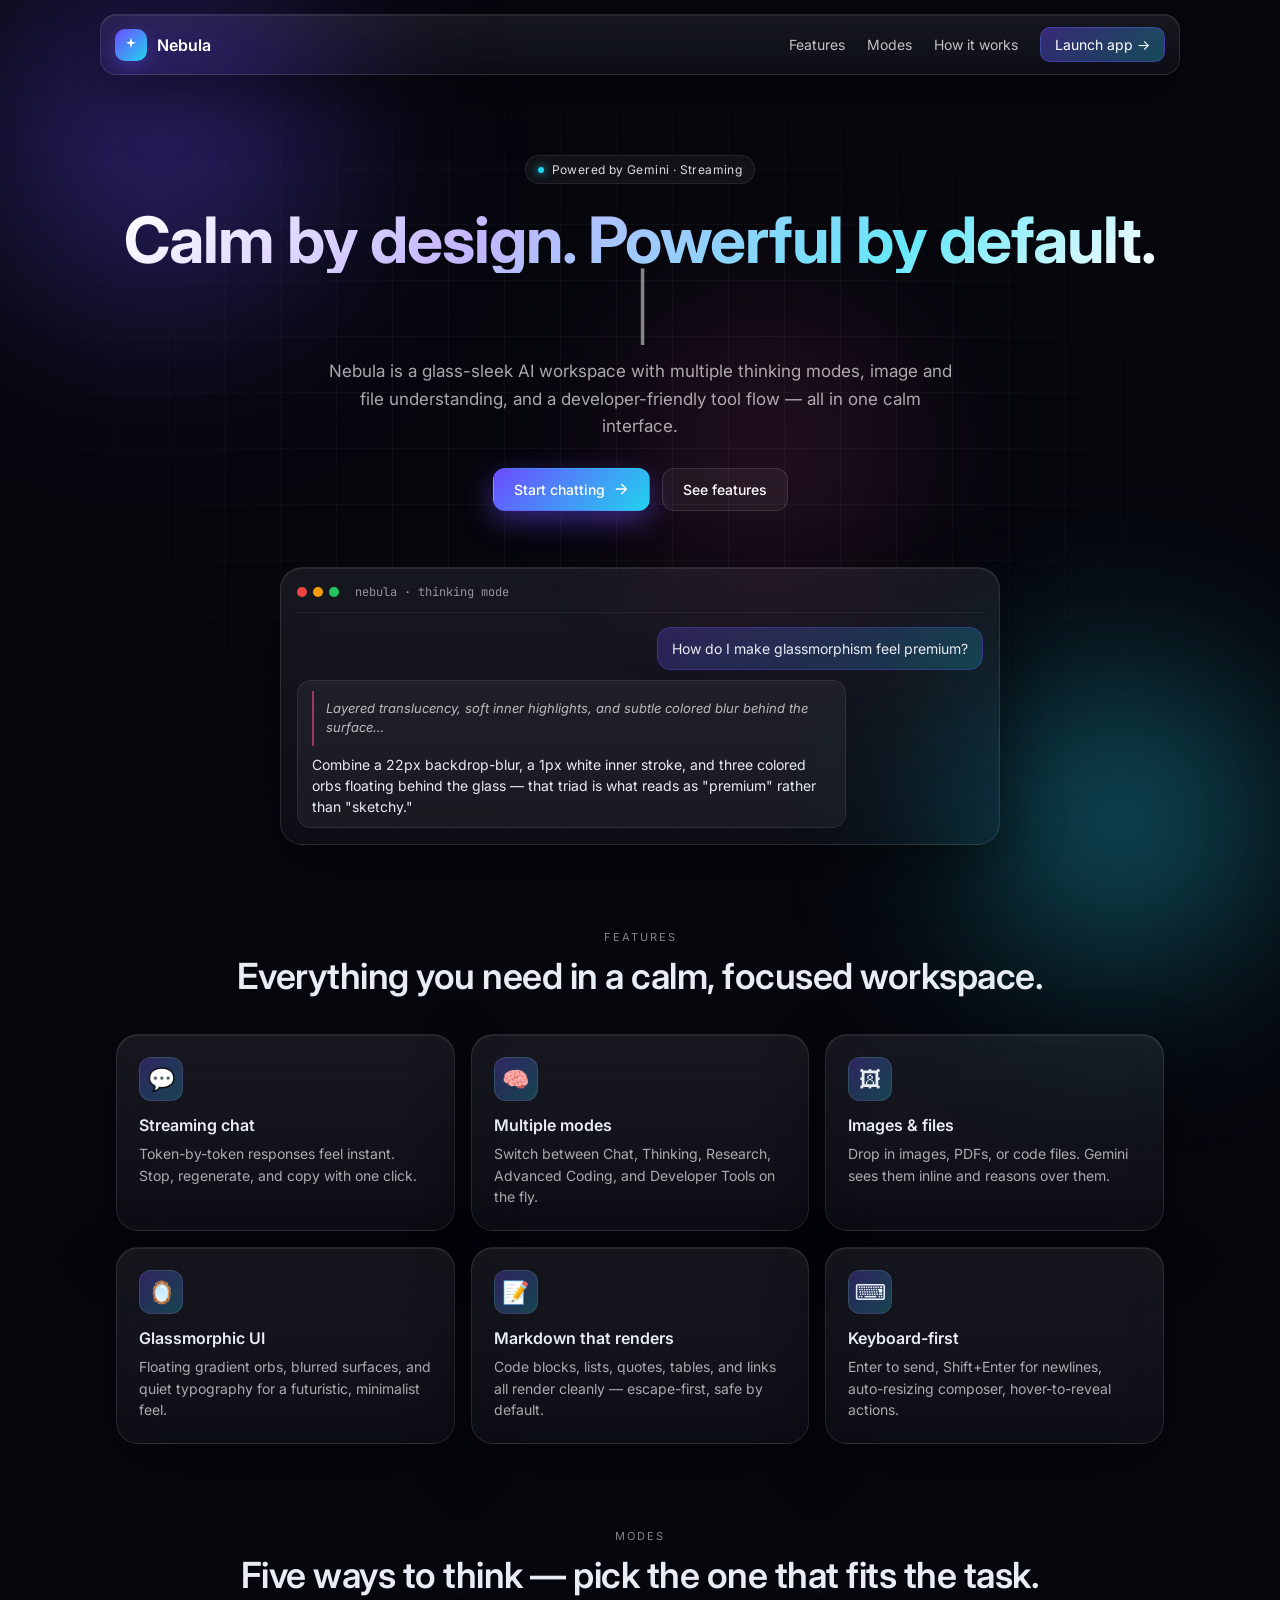
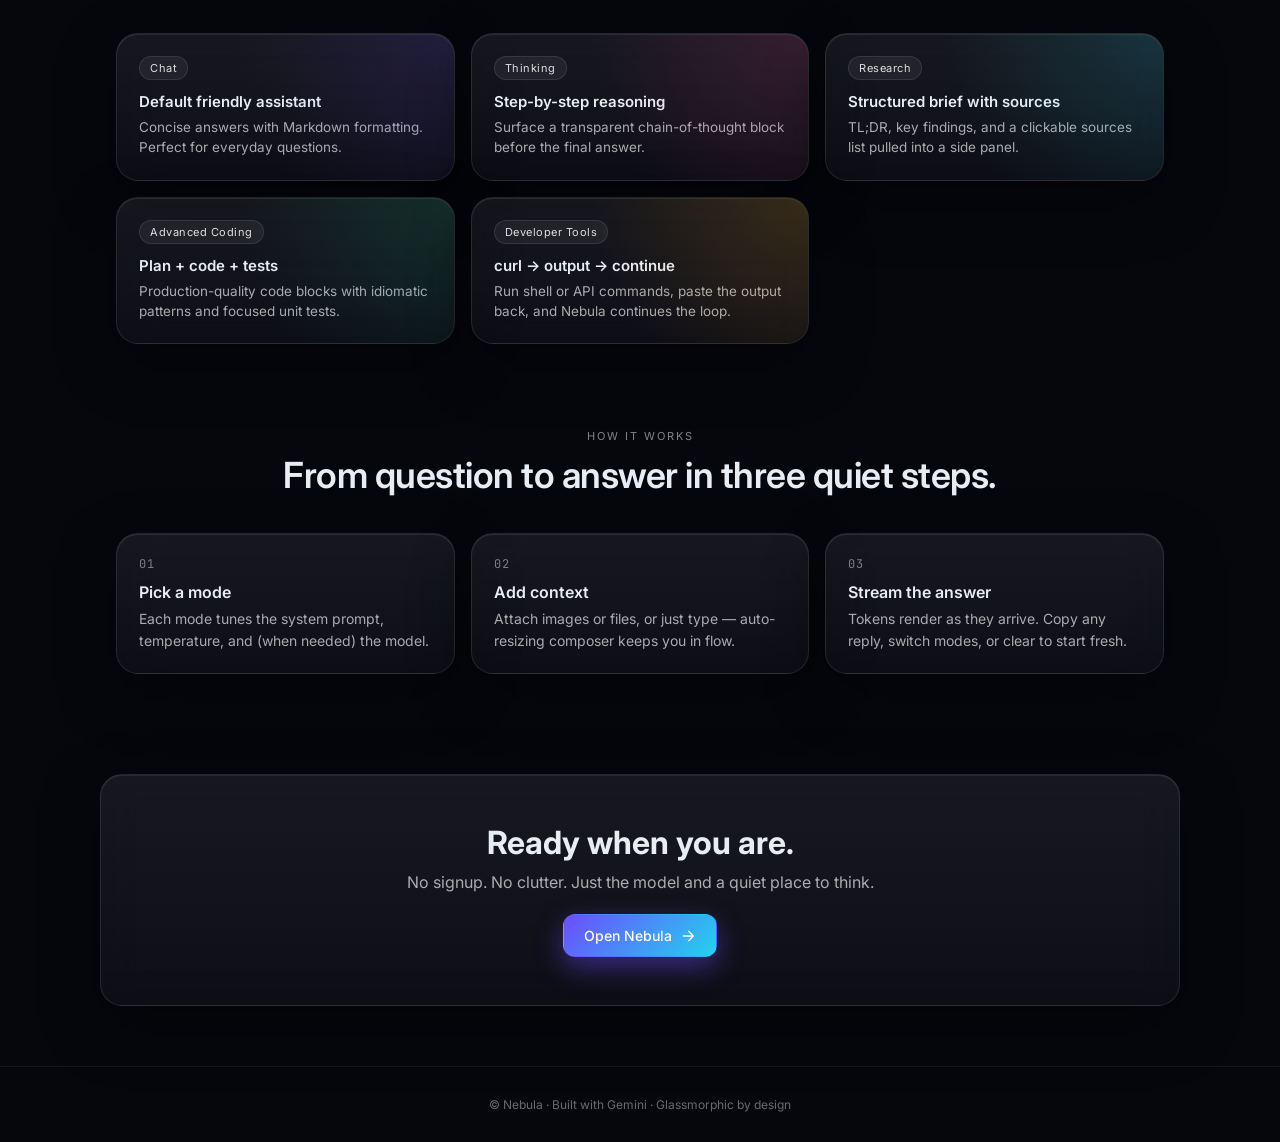
<file: index.html>
<!DOCTYPE html>
<html lang="en">
<head>
  <meta charset="UTF-8" />
  <meta name="viewport" content="width=device-width, initial-scale=1.0" />
  <title>Nebula — AI that thinks alongside you</title>
  <link rel="preconnect" href="https://fonts.googleapis.com" />
  <link rel="preconnect" href="https://fonts.gstatic.com" crossorigin />
  <link href="https://fonts.googleapis.com/css2?family=Inter:wght@300;400;500;600;700;800&family=JetBrains+Mono:wght@400;500&display=swap" rel="stylesheet" />
  <link rel="stylesheet" href="landing.css" />
</head>
<body>
  <div class="bg-orb orb-1"></div>
  <div class="bg-orb orb-2"></div>
  <div class="bg-orb orb-3"></div>
  <div class="bg-grid"></div>

  <header class="nav glass">
    <a class="brand" href="index.html">
      <div class="brand-mark">
        <svg viewBox="0 0 24 24" fill="currentColor"><path d="M12 2L13.5 7.5L19 9L13.5 10.5L12 16L10.5 10.5L5 9L10.5 7.5L12 2Z"/></svg>
      </div>
      <span>Nebula</span>
    </a>
    <nav class="nav-links">
      <a href="#features">Features</a>
      <a href="#modes">Modes</a>
      <a href="#how">How it works</a>
      <a class="nav-cta" href="chat.html">Launch app →</a>
    </nav>
  </header>

  <main>
    <!-- HERO -->
    <section class="hero">
      <div class="hero-tag glass-inner">
        <span class="dot"></span> Powered by Gemini · Streaming
      </div>
      <h1 class="hero-title">
        <span class="slogan" id="slogan">Think clearer. Create faster.</span>
        <span class="hero-cursor" aria-hidden="true">|</span>
      </h1>
      <p class="hero-sub">
        Nebula is a glass-sleek AI workspace with multiple thinking modes, image and file understanding, and a developer-friendly tool flow — all in one calm interface.
      </p>
      <div class="hero-cta">
        <a class="btn primary" href="chat.html">
          Start chatting
          <svg viewBox="0 0 24 24" fill="none" stroke="currentColor" stroke-width="2" stroke-linecap="round" stroke-linejoin="round"><path d="M5 12h14M13 5l7 7-7 7"/></svg>
        </a>
        <a class="btn ghost" href="#features">See features</a>
      </div>

      <!-- Floating preview card -->
      <div class="preview glass">
        <div class="preview-head">
          <span class="dot r"></span><span class="dot y"></span><span class="dot g"></span>
          <span class="preview-title">nebula · thinking mode</span>
        </div>
        <div class="preview-body">
          <div class="pmsg user">How do I make glassmorphism feel premium?</div>
          <div class="pmsg bot">
            <div class="pthink">Layered translucency, soft inner highlights, and subtle colored blur behind the surface…</div>
            Combine a 22px backdrop-blur, a 1px white inner stroke, and three colored orbs floating behind the glass — that triad is what reads as "premium" rather than "sketchy."
          </div>
        </div>
      </div>
    </section>

    <!-- FEATURES -->
    <section id="features" class="section">
      <header class="section-head">
        <span class="kicker">Features</span>
        <h2>Everything you need in a calm, focused workspace.</h2>
      </header>
      <div class="grid features">
        <article class="card glass">
          <div class="card-icon">💬</div>
          <h3>Streaming chat</h3>
          <p>Token-by-token responses feel instant. Stop, regenerate, and copy with one click.</p>
        </article>
        <article class="card glass">
          <div class="card-icon">🧠</div>
          <h3>Multiple modes</h3>
          <p>Switch between Chat, Thinking, Research, Advanced Coding, and Developer Tools on the fly.</p>
        </article>
        <article class="card glass">
          <div class="card-icon">🖼</div>
          <h3>Images &amp; files</h3>
          <p>Drop in images, PDFs, or code files. Gemini sees them inline and reasons over them.</p>
        </article>
        <article class="card glass">
          <div class="card-icon">🪞</div>
          <h3>Glassmorphic UI</h3>
          <p>Floating gradient orbs, blurred surfaces, and quiet typography for a futuristic, minimalist feel.</p>
        </article>
        <article class="card glass">
          <div class="card-icon">📝</div>
          <h3>Markdown that renders</h3>
          <p>Code blocks, lists, quotes, tables, and links all render cleanly — escape-first, safe by default.</p>
        </article>
        <article class="card glass">
          <div class="card-icon">⌨</div>
          <h3>Keyboard-first</h3>
          <p>Enter to send, Shift+Enter for newlines, auto-resizing composer, hover-to-reveal actions.</p>
        </article>
      </div>
    </section>

    <!-- MODES -->
    <section id="modes" class="section">
      <header class="section-head">
        <span class="kicker">Modes</span>
        <h2>Five ways to think — pick the one that fits the task.</h2>
      </header>
      <div class="grid modes">
        <article class="mode-card glass" data-mode="chat">
          <span class="mode-chip">Chat</span>
          <h3>Default friendly assistant</h3>
          <p>Concise answers with Markdown formatting. Perfect for everyday questions.</p>
        </article>
        <article class="mode-card glass" data-mode="thinking">
          <span class="mode-chip">Thinking</span>
          <h3>Step-by-step reasoning</h3>
          <p>Surface a transparent chain-of-thought block before the final answer.</p>
        </article>
        <article class="mode-card glass" data-mode="research">
          <span class="mode-chip">Research</span>
          <h3>Structured brief with sources</h3>
          <p>TL;DR, key findings, and a clickable sources list pulled into a side panel.</p>
        </article>
        <article class="mode-card glass" data-mode="coding">
          <span class="mode-chip">Advanced Coding</span>
          <h3>Plan + code + tests</h3>
          <p>Production-quality code blocks with idiomatic patterns and focused unit tests.</p>
        </article>
        <article class="mode-card glass" data-mode="devtools">
          <span class="mode-chip">Developer Tools</span>
          <h3>curl → output → continue</h3>
          <p>Run shell or API commands, paste the output back, and Nebula continues the loop.</p>
        </article>
      </div>
    </section>

    <!-- HOW IT WORKS -->
    <section id="how" class="section">
      <header class="section-head">
        <span class="kicker">How it works</span>
        <h2>From question to answer in three quiet steps.</h2>
      </header>
      <ol class="steps">
        <li class="glass">
          <span class="step-num">01</span>
          <h3>Pick a mode</h3>
          <p>Each mode tunes the system prompt, temperature, and (when needed) the model.</p>
        </li>
        <li class="glass">
          <span class="step-num">02</span>
          <h3>Add context</h3>
          <p>Attach images or files, or just type — auto-resizing composer keeps you in flow.</p>
        </li>
        <li class="glass">
          <span class="step-num">03</span>
          <h3>Stream the answer</h3>
          <p>Tokens render as they arrive. Copy any reply, switch modes, or clear to start fresh.</p>
        </li>
      </ol>
    </section>

    <!-- CTA -->
    <section class="cta-band glass">
      <h2>Ready when you are.</h2>
      <p>No signup. No clutter. Just the model and a quiet place to think.</p>
      <a class="btn primary" href="chat.html">
        Open Nebula
        <svg viewBox="0 0 24 24" fill="none" stroke="currentColor" stroke-width="2" stroke-linecap="round" stroke-linejoin="round"><path d="M5 12h14M13 5l7 7-7 7"/></svg>
      </a>
    </section>
  </main>

  <footer class="foot">
    <span>© Nebula · Built with Gemini · Glassmorphic by design</span>
  </footer>

  <script src="landing.js"></script>
</body>
</html>
</file>
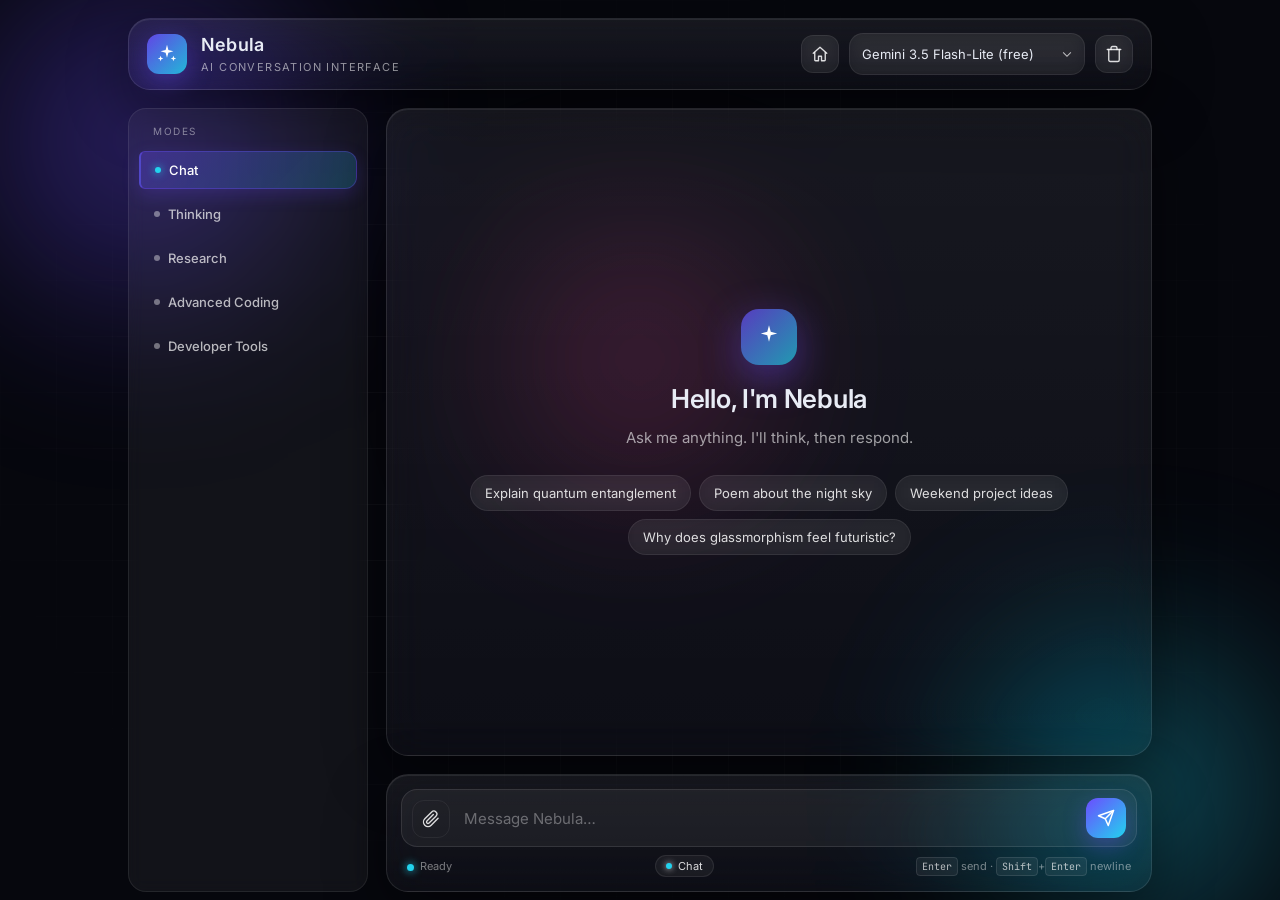
<file: chat.html>
<!DOCTYPE html>
<html lang="en">
<head>
  <meta charset="UTF-8" />
  <meta name="viewport" content="width=device-width, initial-scale=1.0" />
  <title>Nebula — AI Chat</title>
  <link rel="preconnect" href="https://fonts.googleapis.com" />
  <link rel="preconnect" href="https://fonts.gstatic.com" crossorigin />
  <link href="https://fonts.googleapis.com/css2?family=Inter:wght@300;400;500;600;700&family=JetBrains+Mono:wght@400;500&display=swap" rel="stylesheet" />
  <link rel="stylesheet" href="styles.css" />
</head>
<body>
  <div class="bg-orb orb-1"></div>
  <div class="bg-orb orb-2"></div>
  <div class="bg-orb orb-3"></div>
  <div class="bg-grid"></div>

  <main class="app">
    <header class="app-header glass">
      <div class="brand">
        <a class="brand-mark" href="index.html" title="Back to home" aria-label="Back to home">
          <svg viewBox="0 0 24 24" fill="none" xmlns="http://www.w3.org/2000/svg">
            <path d="M12 2L13.5 7.5L19 9L13.5 10.5L12 16L10.5 10.5L5 9L10.5 7.5L12 2Z" fill="currentColor"/>
            <path d="M19 14L19.8 16.2L22 17L19.8 17.8L19 20L18.2 17.8L16 17L18.2 16.2L19 14Z" fill="currentColor"/>
            <path d="M5 14L5.8 16.2L8 17L5.8 17.8L5 20L4.2 17.8L2 17L4.2 16.2L5 14Z" fill="currentColor"/>
          </svg>
        </a>
        <div class="brand-text">
          <h1>Nebula</h1>
          <span class="brand-sub">AI Conversation Interface</span>
        </div>
      </div>

      <div class="header-controls">
        <a class="icon-btn glass-inner" href="index.html" title="Home" aria-label="Home">
          <svg viewBox="0 0 24 24" fill="none" stroke="currentColor" stroke-width="1.8" stroke-linecap="round" stroke-linejoin="round">
            <path d="M3 11l9-8 9 8"/>
            <path d="M5 10v10a1 1 0 0 0 1 1h4v-6h4v6h4a1 1 0 0 0 1-1V10"/>
          </svg>
        </a>
        <div class="select-wrap glass-inner">
          <select id="model-select" aria-label="Select model">
            <optgroup label="Free">
              <option value="gemini-3.5-flash-lite">Gemini 3.5 Flash-Lite (free)</option>
              <option value="gemini-2.0-flash">Gemini 2.0 Flash (free tier)</option>
              <option value="gemini-2.5-flash">Gemini 2.5 Flash (free tier)</option>
            </optgroup>
            <optgroup label="Paid">
              <option value="gemini-2.5-pro">Gemini 2.5 Pro</option>
              <option value="gemini-2.5-flash-paid">Gemini 2.5 Flash</option>
              <option value="gemini-1.5-pro">Gemini 1.5 Pro</option>
            </optgroup>
          </select>
        </div>
        <button id="clear-btn" class="icon-btn glass-inner" title="Clear chat" aria-label="Clear chat">
          <svg viewBox="0 0 24 24" fill="none" stroke="currentColor" stroke-width="1.8" stroke-linecap="round" stroke-linejoin="round">
            <path d="M3 6h18"/>
            <path d="M19 6v14a2 2 0 0 1-2 2H7a2 2 0 0 1-2-2V6"/>
            <path d="M8 6V4a2 2 0 0 1 2-2h4a2 2 0 0 1 2 2v2"/>
          </svg>
        </button>
      </div>
    </header>

    <nav class="mode-bar glass-inner" role="tablist" aria-label="Mode">
      <div class="mode-bar-label">Modes</div>
      <button class="mode is-active" data-mode="chat" role="tab" aria-selected="true">
        <span class="mode-dot"></span>Chat
      </button>
      <button class="mode" data-mode="thinking" role="tab" aria-selected="false">
        <span class="mode-dot"></span>Thinking
      </button>
      <button class="mode" data-mode="research" role="tab" aria-selected="false">
        <span class="mode-dot"></span>Research
      </button>
      <button class="mode" data-mode="coding" role="tab" aria-selected="false">
        <span class="mode-dot"></span>Advanced Coding
      </button>
      <button class="mode" data-mode="devtools" role="tab" aria-selected="false">
        <span class="mode-dot"></span>Developer Tools
      </button>
    </nav>

    <section class="chat-window glass" id="chat-window">
      <div class="messages" id="messages">
        <div class="welcome">
          <div class="welcome-icon">
            <svg viewBox="0 0 24 24" fill="none" xmlns="http://www.w3.org/2000/svg">
              <path d="M12 2L13.5 7.5L19 9L13.5 10.5L12 16L10.5 10.5L5 9L10.5 7.5L12 2Z" fill="currentColor"/>
            </svg>
          </div>
          <h2 id="welcome-title">Hello, I'm Nebula</h2>
          <p id="welcome-sub">Ask me anything. I'll think, then respond.</p>
          <div class="suggestions" id="suggestions">
            <button class="chip glass-inner" data-prompt="Explain quantum entanglement in simple terms">Explain quantum entanglement</button>
            <button class="chip glass-inner" data-prompt="Write a short poem about the night sky">Poem about the night sky</button>
            <button class="chip glass-inner" data-prompt="Give me 3 ideas for a weekend side project">Weekend project ideas</button>
            <button class="chip glass-inner" data-prompt="What makes glassmorphism look futuristic?">Why does glassmorphism feel futuristic?</button>
          </div>
        </div>
      </div>
    </section>

    <footer class="composer glass">
      <div class="attach-tray" id="attach-tray" hidden></div>
      <form id="composer" class="composer-inner" autocomplete="off">
        <button type="button" id="attach-btn" class="icon-btn ghost" title="Attach images or files" aria-label="Attach">
          <svg viewBox="0 0 24 24" fill="none" stroke="currentColor" stroke-width="1.8" stroke-linecap="round" stroke-linejoin="round">
            <path d="M21.44 11.05l-9.19 9.19a6 6 0 0 1-8.49-8.49l9.19-9.19a4 4 0 0 1 5.66 5.66l-9.2 9.19a2 2 0 0 1-2.83-2.83l8.49-8.48"/>
          </svg>
        </button>
        <input type="file" id="file-input" hidden multiple
               accept="image/*,.pdf,.txt,.md,.json,.csv,.js,.ts,.py,.html,.css,.xml,.yaml,.yml" />
        <textarea
          id="input"
          rows="1"
          placeholder="Message Nebula…"
          aria-label="Message"
        ></textarea>
        <button type="submit" id="send-btn" class="send-btn" aria-label="Send message">
          <svg viewBox="0 0 24 24" fill="none" stroke="currentColor" stroke-width="2" stroke-linecap="round" stroke-linejoin="round">
            <path d="M22 2L11 13"/>
            <path d="M22 2L15 22L11 13L2 9L22 2Z"/>
          </svg>
        </button>
      </form>
      <div class="composer-foot">
        <span id="status" class="status">Ready</span>
        <span class="mode-pill" id="mode-pill">Chat</span>
        <span class="kbd-hint"><kbd>Enter</kbd> send · <kbd>Shift</kbd>+<kbd>Enter</kbd> newline</span>
      </div>
    </footer>
  </main>

  <script src="script.js"></script>
</body>
</html>
</file>
<file: landing.css>
/* =============================================================
   Nebula — Landing page
   Shares the glass + orb look with the chat app.
   ============================================================= */

*, *::before, *::after { box-sizing: border-box; }
html, body { height: 100%; }
body {
  margin: 0;
  font-family: 'Inter', system-ui, -apple-system, Segoe UI, Roboto, sans-serif;
  color: #e8ecf5;
  background: #06070d;
  -webkit-font-smoothing: antialiased;
  -moz-osx-font-smoothing: grayscale;
  overflow-x: hidden;
}

/* ---------- Background ---------- */
.bg-orb { position: fixed; border-radius: 50%; filter: blur(90px); opacity: 0.55; pointer-events: none; z-index: 0; }
.orb-1 { width: 560px; height: 560px; background: radial-gradient(circle, #6c4cff 0%, transparent 60%); top: -140px; left: -120px; animation: float1 18s ease-in-out infinite; }
.orb-2 { width: 480px; height: 480px; background: radial-gradient(circle, #22d3ee 0%, transparent 60%); bottom: -160px; right: -80px; animation: float2 22s ease-in-out infinite; }
.orb-3 { width: 380px; height: 380px; background: radial-gradient(circle, #ec4899 0%, transparent 60%); top: 50%; left: 60%; transform: translate(-50%, -50%); opacity: 0.30; animation: float3 26s ease-in-out infinite; }
@keyframes float1 { 0%,100% { transform: translate(0,0); } 50% { transform: translate(80px,60px); } }
@keyframes float2 { 0%,100% { transform: translate(0,0); } 50% { transform: translate(-60px,-80px); } }
@keyframes float3 { 0%,100% { transform: translate(-50%,-50%); } 50% { transform: translate(-30%,-65%); } }

.bg-grid {
  position: fixed; inset: 0; z-index: 0;
  background-image:
    linear-gradient(rgba(255,255,255,0.035) 1px, transparent 1px),
    linear-gradient(90deg, rgba(255,255,255,0.035) 1px, transparent 1px);
  background-size: 56px 56px;
  mask-image: radial-gradient(ellipse at center, black 30%, transparent 80%);
  -webkit-mask-image: radial-gradient(ellipse at center, black 30%, transparent 80%);
  pointer-events: none;
}

/* ---------- Glass ---------- */
.glass {
  background: linear-gradient(180deg, rgba(255,255,255,0.07), rgba(255,255,255,0.03));
  border: 1px solid rgba(255,255,255,0.10);
  backdrop-filter: blur(22px) saturate(140%);
  -webkit-backdrop-filter: blur(22px) saturate(140%);
  box-shadow:
    0 1px 0 rgba(255,255,255,0.08) inset,
    0 20px 60px rgba(0,0,0,0.45);
  border-radius: 22px;
}
.glass-inner {
  background: rgba(255,255,255,0.05);
  border: 1px solid rgba(255,255,255,0.08);
  backdrop-filter: blur(8px);
  -webkit-backdrop-filter: blur(8px);
  border-radius: 14px;
}

/* ---------- Nav ---------- */
.nav {
  position: sticky; top: 14px; z-index: 10;
  display: flex; align-items: center; justify-content: space-between;
  padding: 12px 18px;
  margin: 14px auto 0;
  max-width: 1080px;
  border-radius: 16px;
}
.brand {
  display: flex; align-items: center; gap: 10px;
  color: white; text-decoration: none; font-weight: 600; font-size: 16px;
}
.brand-mark {
  width: 32px; height: 32px;
  border-radius: 10px;
  display: grid; place-items: center;
  background: linear-gradient(135deg, #6c4cff, #22d3ee);
  color: white;
  box-shadow: 0 6px 18px rgba(108,76,255,0.35);
}
.brand-mark svg { width: 18px; height: 18px; }
.nav-links { display: flex; align-items: center; gap: 22px; }
.nav-links a { color: rgba(255,255,255,0.75); text-decoration: none; font-size: 14px; transition: color .2s; }
.nav-links a:hover { color: white; }
.nav-cta {
  padding: 8px 14px;
  border-radius: 10px;
  background: linear-gradient(135deg, rgba(108,76,255,0.4), rgba(34,211,238,0.3));
  border: 1px solid rgba(108,76,255,0.4);
  color: white !important;
}
.nav-cta:hover { box-shadow: 0 8px 22px rgba(108,76,255,0.35); }

/* ---------- Hero ---------- */
.hero {
  position: relative; z-index: 1;
  max-width: 1080px;
  margin: 80px auto 60px;
  padding: 0 24px;
  text-align: center;
}
.hero-tag {
  display: inline-flex; align-items: center; gap: 8px;
  padding: 6px 12px;
  font-size: 12px;
  color: rgba(255,255,255,0.85);
  letter-spacing: 0.4px;
  margin-bottom: 22px;
}
.hero-tag .dot {
  width: 6px; height: 6px; border-radius: 50%;
  background: #22d3ee; box-shadow: 0 0 8px #22d3ee;
}
.hero-title {
  font-size: clamp(36px, 6vw, 64px);
  line-height: 1.05;
  margin: 0 0 18px;
  font-weight: 700;
  letter-spacing: -1px;
}
.slogan {
  background: linear-gradient(135deg, #ffffff 0%, #c4b5fd 35%, #67e8f9 75%, #ffffff 100%);
  -webkit-background-clip: text;
  background-clip: text;
  -webkit-text-fill-color: transparent;
  display: inline-block;
}
.hero-cursor {
  display: inline-block;
  margin-left: 4px;
  animation: blink 1.1s steps(2) infinite;
  color: rgba(255,255,255,0.5);
  font-weight: 300;
}
@keyframes blink { 50% { opacity: 0; } }
.hero-sub {
  max-width: 640px; margin: 0 auto 28px;
  color: rgba(255,255,255,0.65);
  font-size: clamp(15px, 1.4vw, 17px);
  line-height: 1.6;
}
.hero-cta {
  display: flex; gap: 12px; justify-content: center; flex-wrap: wrap;
  margin-bottom: 56px;
}
.btn {
  display: inline-flex; align-items: center; gap: 8px;
  padding: 12px 20px;
  border-radius: 12px;
  font-family: inherit;
  font-size: 14px;
  font-weight: 500;
  text-decoration: none;
  cursor: pointer;
  transition: transform .15s, box-shadow .2s, background .2s;
  border: 1px solid transparent;
}
.btn:active { transform: scale(0.97); }
.btn.primary {
  background: linear-gradient(135deg, #6c4cff, #22d3ee);
  color: white;
  box-shadow: 0 10px 28px rgba(108,76,255,0.45);
}
.btn.primary:hover { box-shadow: 0 14px 36px rgba(108,76,255,0.55); }
.btn.primary svg { width: 16px; height: 16px; }
.btn.ghost {
  background: rgba(255,255,255,0.05);
  border-color: rgba(255,255,255,0.12);
  color: white;
}
.btn.ghost:hover { background: rgba(255,255,255,0.10); }

/* Preview card */
.preview {
  max-width: 720px;
  margin: 0 auto;
  padding: 16px;
  text-align: left;
}
.preview-head {
  display: flex; align-items: center; gap: 6px;
  padding-bottom: 12px;
  border-bottom: 1px solid rgba(255,255,255,0.06);
  margin-bottom: 14px;
}
.preview-head .dot { width: 10px; height: 10px; border-radius: 50%; display: inline-block; }
.preview-head .dot.r { background: #ef4444; }
.preview-head .dot.y { background: #f59e0b; }
.preview-head .dot.g { background: #22c55e; }
.preview-title { margin-left: 10px; font-size: 12px; color: rgba(255,255,255,0.55); font-family: 'JetBrains Mono', monospace; }
.preview-body { display: flex; flex-direction: column; gap: 10px; }
.pmsg {
  padding: 10px 14px;
  border-radius: 14px;
  font-size: 14px;
  line-height: 1.5;
  max-width: 80%;
}
.pmsg.user {
  align-self: flex-end;
  background: linear-gradient(135deg, rgba(108,76,255,0.25), rgba(34,211,238,0.20));
  border: 1px solid rgba(108,76,255,0.30);
}
.pmsg.bot {
  align-self: flex-start;
  background: rgba(255,255,255,0.05);
  border: 1px solid rgba(255,255,255,0.08);
}
.pthink {
  margin-bottom: 8px;
  padding: 8px 12px;
  border-left: 2px solid rgba(236,72,153,0.6);
  font-style: italic;
  color: rgba(255,255,255,0.7);
  font-size: 13px;
}

/* ---------- Sections ---------- */
.section {
  position: relative; z-index: 1;
  max-width: 1080px;
  margin: 80px auto;
  padding: 0 24px;
}
.section-head { text-align: center; margin-bottom: 36px; }
.kicker {
  display: inline-block;
  font-size: 11px;
  letter-spacing: 2px;
  text-transform: uppercase;
  color: rgba(255,255,255,0.5);
  margin-bottom: 10px;
}
.section-head h2 {
  font-size: clamp(24px, 3vw, 36px);
  margin: 0;
  letter-spacing: -0.5px;
  font-weight: 600;
}

.grid {
  display: grid;
  grid-template-columns: repeat(auto-fit, minmax(260px, 1fr));
  gap: 16px;
}

/* ---------- Feature cards ---------- */
.card {
  padding: 22px;
  transition: transform .25s, border-color .2s;
}
.card:hover { transform: translateY(-3px); border-color: rgba(255,255,255,0.16); }
.card-icon {
  width: 44px; height: 44px;
  border-radius: 12px;
  display: grid; place-items: center;
  background: linear-gradient(135deg, rgba(108,76,255,0.30), rgba(34,211,238,0.25));
  border: 1px solid rgba(255,255,255,0.10);
  font-size: 22px;
  margin-bottom: 14px;
}
.card h3 { margin: 0 0 8px; font-size: 16px; font-weight: 600; }
.card p { margin: 0; color: rgba(255,255,255,0.65); font-size: 14px; line-height: 1.55; }

/* ---------- Mode cards ---------- */
.mode-card {
  padding: 22px;
  position: relative;
  overflow: hidden;
  transition: transform .25s;
}
.mode-card:hover { transform: translateY(-3px); }
.mode-card::after {
  content: '';
  position: absolute;
  inset: 0;
  background: radial-gradient(circle at top right, var(--accent, rgba(108,76,255,0.15)), transparent 60%);
  opacity: 0.7;
  pointer-events: none;
}
.mode-card > * { position: relative; }
.mode-card[data-mode="chat"]      { --accent: rgba(108,76,255,0.20); }
.mode-card[data-mode="thinking"]  { --accent: rgba(236,72,153,0.22); }
.mode-card[data-mode="research"]  { --accent: rgba(34,211,238,0.22); }
.mode-card[data-mode="coding"]    { --accent: rgba(16,185,129,0.22); }
.mode-card[data-mode="devtools"]  { --accent: rgba(245,158,11,0.22); }
.mode-chip {
  display: inline-block;
  padding: 4px 10px;
  border-radius: 999px;
  font-size: 11px;
  letter-spacing: 0.5px;
  background: rgba(255,255,255,0.06);
  border: 1px solid rgba(255,255,255,0.10);
  margin-bottom: 12px;
  color: rgba(255,255,255,0.85);
}
.mode-card h3 { margin: 0 0 6px; font-size: 15px; font-weight: 600; }
.mode-card p { margin: 0; font-size: 13.5px; color: rgba(255,255,255,0.65); line-height: 1.5; }

/* ---------- Steps ---------- */
.steps {
  list-style: none; padding: 0; margin: 0;
  display: grid;
  grid-template-columns: repeat(auto-fit, minmax(260px, 1fr));
  gap: 16px;
  counter-reset: stepc;
}
.steps li {
  padding: 22px;
  position: relative;
}
.step-num {
  display: block;
  font-family: 'JetBrains Mono', monospace;
  font-size: 12px;
  letter-spacing: 1px;
  color: rgba(255,255,255,0.45);
  margin-bottom: 10px;
}
.steps h3 { margin: 0 0 6px; font-size: 16px; font-weight: 600; }
.steps p { margin: 0; color: rgba(255,255,255,0.65); font-size: 14px; line-height: 1.55; }

/* ---------- CTA band ---------- */
.cta-band {
  max-width: 1080px;
  margin: 100px auto 60px;
  padding: 48px 24px;
  text-align: center;
}
.cta-band h2 { margin: 0 0 10px; font-size: clamp(24px, 3vw, 32px); }
.cta-band p { margin: 0 0 22px; color: rgba(255,255,255,0.65); }

/* ---------- Footer ---------- */
.foot {
  position: relative; z-index: 1;
  text-align: center;
  padding: 30px 20px;
  font-size: 12px;
  color: rgba(255,255,255,0.40);
  border-top: 1px solid rgba(255,255,255,0.06);
}

/* =============================================================
   Responsive — phones, tablets, foldables
   Breakpoints:
     • ≤ 380px   small phones (iPhone SE, etc.)
     • ≤ 480px   standard phones portrait
     • ≤ 720px   phones landscape / small tablets portrait
     • 481–834   tablets portrait
     • 835–1199  tablets landscape
     • Foldables: 280–653 inner, 653+ outer (Galaxy Z Flip/Fold)
   ============================================================= */

/* --- Phones portrait (default small) --- */
@media (max-width: 480px) {
  body { overflow-x: hidden; }
  .nav {
    margin: 8px auto 0;
    padding: 10px 14px;
    border-radius: 14px;
  }
  .nav-links a:not(.nav-cta) { display: none; }
  .nav-links { gap: 10px; }
  .brand { font-size: 15px; }

  .hero {
    margin: 40px auto 40px;
    padding: 0 16px;
  }
  .hero-tag { font-size: 11px; padding: 5px 10px; margin-bottom: 16px; }
  .hero-title {
    font-size: clamp(30px, 9vw, 42px);
    letter-spacing: -0.6px;
  }
  .hero-cursor { font-size: 0.8em; }
  .hero-sub { font-size: 14.5px; padding: 0 4px; margin-bottom: 22px; }
  .hero-cta { gap: 10px; margin-bottom: 36px; }
  .btn { padding: 11px 18px; font-size: 13.5px; }
  .btn.primary svg { width: 14px; height: 14px; }

  .preview { margin: 0 6px; padding: 12px; border-radius: 18px; }
  .pmsg { font-size: 13.5px; padding: 9px 12px; max-width: 86%; }

  .section { margin: 50px auto; padding: 0 16px; }
  .section-head { margin-bottom: 26px; }
  .section-head h2 { font-size: clamp(22px, 6vw, 28px); }
  .kicker { font-size: 10px; letter-spacing: 1.6px; }

  .grid { grid-template-columns: 1fr; gap: 12px; }
  .card { padding: 18px; border-radius: 18px; }
  .card-icon { width: 40px; height: 40px; font-size: 20px; margin-bottom: 10px; }
  .card h3 { font-size: 15px; }
  .card p { font-size: 13.5px; }

  .mode-card { padding: 18px; }

  .steps { grid-template-columns: 1fr; gap: 12px; }
  .steps li { padding: 18px; }

  .cta-band { margin: 60px 16px 40px; padding: 36px 22px; border-radius: 20px; }
  .cta-band h2 { font-size: 22px; }

  .foot { padding: 24px 16px; font-size: 11px; }
}

/* --- Small phones (≤ 380px) --- */
@media (max-width: 380px) {
  .hero-title { font-size: 28px; }
  .hero-cta { flex-direction: column; align-items: stretch; }
  .btn { justify-content: center; }
  .nav { padding: 8px 10px; }
  .nav-cta { padding: 7px 12px; font-size: 13px; }
}

/* --- Phones landscape & small tablets portrait (481–720) --- */
@media (min-width: 481px) and (max-width: 720px) {
  .nav-links a:not(.nav-cta) { display: none; }
  .hero { margin-top: 50px; }
  .grid { grid-template-columns: 1fr 1fr; }
  .steps { grid-template-columns: 1fr; }
}

/* --- Tablets portrait (721–834) --- */
@media (min-width: 721px) and (max-width: 834px) {
  .nav { max-width: 760px; }
  .hero { margin-top: 70px; }
  .grid { grid-template-columns: 1fr 1fr; }
  .steps { grid-template-columns: 1fr 1fr 1fr; }
  .preview { max-width: 640px; }
}

/* --- Tablets landscape (835–1199) --- */
@media (min-width: 835px) and (max-width: 1199px) {
  .nav { max-width: 920px; }
  .preview { max-width: 700px; }
}

/* --- Foldables: cover screen (~280–653 wide, very tall) --- */
@media (max-width: 653px) and (min-height: 700px) {
  /* Tall, narrow foldable cover — treat like a phone but give orbs less blur to avoid GPU stalls */
  .bg-orb { filter: blur(70px); }
  .hero-title { font-size: clamp(26px, 8vw, 36px); }
  .preview { padding: 12px; }
  .preview-body { gap: 8px; }
}

/* --- Foldables: unfolded inner display (≥ 600px in landscape orientation) --- */
@media (min-width: 600px) and (max-width: 900px) and (orientation: landscape) {
  .nav { max-width: 800px; }
  .hero { margin-top: 36px; margin-bottom: 50px; }
  .hero-title { font-size: clamp(32px, 5vw, 48px); }
  .grid { grid-template-columns: 1fr 1fr 1fr; }
  .steps { grid-template-columns: 1fr 1fr 1fr; }
  .preview { max-width: 600px; }
}

/* --- Reduced motion: kill animations on small screens to save battery --- */
@media (max-width: 720px) and (prefers-reduced-motion: reduce) {
  .bg-orb, .hero-cursor, .preview { animation: none !important; }
}

/* --- Safe-area insets for notched / hole-punch / edge-curved phones --- */
@supports (padding: max(0px)) {
  .nav { padding-left: max(14px, env(safe-area-inset-left)); padding-right: max(14px, env(safe-area-inset-right)); }
  .hero, .section, .cta-band {
    padding-left: max(16px, env(safe-area-inset-left));
    padding-right: max(16px, env(safe-area-inset-right));
  }
}
</file>
<file: styles.css>
/* ---------- Reset & base ---------- */
*, *::before, *::after { box-sizing: border-box; }
html, body { height: 100%; }
body {
  margin: 0;
  font-family: 'Inter', system-ui, -apple-system, Segoe UI, Roboto, sans-serif;
  color: #e8ecf5;
  background: #06070d;
  overflow: hidden;
  -webkit-font-smoothing: antialiased;
  -moz-osx-font-smoothing: grayscale;
}

/* ---------- Animated background ---------- */
.bg-orb {
  position: fixed;
  border-radius: 50%;
  filter: blur(90px);
  opacity: 0.55;
  pointer-events: none;
  z-index: 0;
  will-change: transform;
}
.orb-1 {
  width: 520px; height: 520px;
  background: radial-gradient(circle, #6c4cff 0%, transparent 60%);
  top: -120px; left: -120px;
  animation: float1 18s ease-in-out infinite;
}
.orb-2 {
  width: 460px; height: 460px;
  background: radial-gradient(circle, #22d3ee 0%, transparent 60%);
  bottom: -120px; right: -80px;
  animation: float2 22s ease-in-out infinite;
}
.orb-3 {
  width: 380px; height: 380px;
  background: radial-gradient(circle, #ec4899 0%, transparent 60%);
  top: 40%; left: 50%;
  transform: translate(-50%, -50%);
  opacity: 0.35;
  animation: float3 26s ease-in-out infinite;
}
@keyframes float1 {
  0%, 100% { transform: translate(0, 0); }
  50% { transform: translate(80px, 60px); }
}
@keyframes float2 {
  0%, 100% { transform: translate(0, 0); }
  50% { transform: translate(-60px, -80px); }
}
@keyframes float3 {
  0%, 100% { transform: translate(-50%, -50%); }
  50% { transform: translate(-30%, -65%); }
}
.bg-grid {
  position: fixed; inset: 0; z-index: 0;
  background-image:
    linear-gradient(rgba(255,255,255,0.035) 1px, transparent 1px),
    linear-gradient(90deg, rgba(255,255,255,0.035) 1px, transparent 1px);
  background-size: 56px 56px;
  mask-image: radial-gradient(ellipse at center, black 30%, transparent 80%);
  -webkit-mask-image: radial-gradient(ellipse at center, black 30%, transparent 80%);
  pointer-events: none;
}

/* ---------- Glassmorphism ---------- */
.glass {
  background: linear-gradient(180deg, rgba(255,255,255,0.07), rgba(255,255,255,0.03));
  border: 1px solid rgba(255,255,255,0.10);
  backdrop-filter: blur(22px) saturate(140%);
  -webkit-backdrop-filter: blur(22px) saturate(140%);
  box-shadow:
    0 1px 0 rgba(255,255,255,0.08) inset,
    0 20px 60px rgba(0,0,0,0.45);
  border-radius: 22px;
}
.glass-inner {
  background: rgba(255,255,255,0.05);
  border: 1px solid rgba(255,255,255,0.08);
  backdrop-filter: blur(8px);
  -webkit-backdrop-filter: blur(8px);
  border-radius: 14px;
}

/* ---------- Layout ----------
   Mobile/tablet (<= 900px): stacked grid
   Desktop (>= 901px):      header on top, sidebar (modes) + chat | composer in 3-col grid
*/
.app {
  position: relative;
  z-index: 1;
  display: grid;
  grid-template-rows: auto 1fr auto;
  grid-template-columns: 1fr;
  gap: 18px;
  height: 100vh;
  max-width: 980px;
  margin: 0 auto;
  padding: 18px;
}
.app-header   { grid-column: 1; grid-row: 1; }
.mode-bar     { grid-column: 1; grid-row: 2; }
.chat-window  { grid-column: 1; grid-row: 3; min-height: 0; }
.composer     { grid-column: 1; grid-row: 4; }

@media (min-width: 901px) {
  .app {
    max-width: 1200px;
    grid-template-columns: 240px 1fr;
    grid-template-rows: auto 1fr auto;
    column-gap: 18px;
  }
  .app-header  { grid-column: 1 / -1; grid-row: 1; }
  .mode-bar    { grid-column: 1; grid-row: 2 / 4; }
  .chat-window { grid-column: 2; grid-row: 2; min-height: 0; }
  .composer    { grid-column: 2; grid-row: 3; }
}

/* ---------- Header ---------- */
.app-header {
  display: flex;
  align-items: center;
  justify-content: space-between;
  padding: 14px 18px;
}
.brand { display: flex; align-items: center; gap: 14px; }
.brand-mark {
  width: 40px; height: 40px;
  border-radius: 12px;
  display: grid; place-items: center;
  background: linear-gradient(135deg, rgba(108,76,255,0.85), rgba(34,211,238,0.85));
  color: white;
  box-shadow: 0 8px 24px rgba(108,76,255,0.35);
}
.brand-mark svg { width: 22px; height: 22px; }
.brand-text h1 {
  margin: 0;
  font-size: 18px;
  letter-spacing: 0.2px;
  font-weight: 600;
}
.brand-sub {
  font-size: 11px;
  letter-spacing: 1.4px;
  text-transform: uppercase;
  color: rgba(255,255,255,0.55);
}
.header-controls { display: flex; align-items: center; gap: 10px; }

.select-wrap {
  position: relative;
  padding: 6px 12px;
  display: flex; align-items: center;
}
.select-wrap::after {
  content: '';
  position: absolute;
  right: 14px; top: 50%;
  width: 6px; height: 6px;
  border-right: 1.5px solid rgba(255,255,255,0.7);
  border-bottom: 1.5px solid rgba(255,255,255,0.7);
  transform: translateY(-70%) rotate(45deg);
  pointer-events: none;
}
.select-wrap select {
  appearance: none;
  -webkit-appearance: none;
  background: transparent;
  border: 0;
  color: #e8ecf5;
  font-family: inherit;
  font-size: 13px;
  padding: 6px 22px 6px 0;
  outline: none;
  cursor: pointer;
}
.select-wrap select option { background: #11131c; color: #e8ecf5; }

.icon-btn {
  width: 38px; height: 38px;
  border-radius: 12px;
  display: grid; place-items: center;
  color: rgba(255,255,255,0.85);
  cursor: pointer;
  transition: background .2s, transform .15s, color .2s;
}
.icon-btn:hover { background: rgba(255,255,255,0.10); color: white; }
.icon-btn:active { transform: scale(0.96); }
.icon-btn svg { width: 18px; height: 18px; }
.icon-btn.ghost { background: transparent; border: 1px solid rgba(255,255,255,0.06); }
.icon-btn.ghost:hover { background: rgba(255,255,255,0.05); }

/* ---------- Chat window ---------- */
.chat-window {
  overflow: hidden;
  display: flex;
  flex-direction: column;
  min-height: 0;
}
.messages {
  flex: 1;
  overflow-y: auto;
  padding: 24px;
  scroll-behavior: smooth;
  scrollbar-width: thin;
  scrollbar-color: rgba(255,255,255,0.15) transparent;
}
.messages::-webkit-scrollbar { width: 8px; }
.messages::-webkit-scrollbar-thumb { background: rgba(255,255,255,0.12); border-radius: 4px; }
.messages::-webkit-scrollbar-track { background: transparent; }

/* Welcome */
.welcome {
  height: 100%;
  display: flex;
  flex-direction: column;
  align-items: center;
  justify-content: center;
  text-align: center;
  padding: 24px;
  gap: 14px;
}
.welcome-icon {
  width: 56px; height: 56px;
  border-radius: 18px;
  display: grid; place-items: center;
  background: linear-gradient(135deg, rgba(108,76,255,0.7), rgba(34,211,238,0.7));
  color: white;
  margin-bottom: 4px;
  box-shadow: 0 12px 40px rgba(108,76,255,0.45);
  animation: pulseGlow 4s ease-in-out infinite;
}
.welcome-icon svg { width: 28px; height: 28px; }
@keyframes pulseGlow {
  0%, 100% { box-shadow: 0 12px 40px rgba(108,76,255,0.45); }
  50% { box-shadow: 0 12px 50px rgba(34,211,238,0.55); }
}
.welcome h2 {
  margin: 0;
  font-size: 26px;
  font-weight: 600;
  letter-spacing: -0.3px;
}
.welcome p {
  margin: 0;
  color: rgba(255,255,255,0.6);
  font-size: 15px;
}
.suggestions {
  display: flex;
  flex-wrap: wrap;
  justify-content: center;
  gap: 8px;
  margin-top: 14px;
  max-width: 640px;
}
.chip {
  font-family: inherit;
  font-size: 13px;
  color: rgba(255,255,255,0.85);
  padding: 9px 14px;
  border-radius: 999px;
  cursor: pointer;
  transition: background .2s, transform .15s, color .2s, border-color .2s;
}
.chip:hover {
  background: rgba(255,255,255,0.10);
  color: white;
  border-color: rgba(255,255,255,0.18);
}
.chip:active { transform: scale(0.97); }

/* ---------- Messages ---------- */
.msg {
  display: flex;
  gap: 12px;
  margin: 0 0 18px 0;
  animation: msgIn .35s cubic-bezier(.2,.7,.2,1) both;
}
@keyframes msgIn {
  from { opacity: 0; transform: translateY(8px); }
  to   { opacity: 1; transform: translateY(0); }
}
.msg.user { flex-direction: row-reverse; }
.avatar {
  width: 32px; height: 32px;
  border-radius: 10px;
  flex-shrink: 0;
  display: grid; place-items: center;
  font-size: 13px;
  font-weight: 600;
  color: white;
}
.avatar.assistant {
  background: linear-gradient(135deg, #6c4cff, #22d3ee);
  box-shadow: 0 6px 18px rgba(108,76,255,0.35);
}
.avatar.user {
  background: linear-gradient(135deg, rgba(255,255,255,0.18), rgba(255,255,255,0.06));
  border: 1px solid rgba(255,255,255,0.10);
}
.avatar svg { width: 16px; height: 16px; }
.bubble {
  max-width: 78%;
  padding: 12px 16px;
  border-radius: 16px;
  font-size: 15px;
  line-height: 1.55;
  word-wrap: break-word;
  white-space: pre-wrap;
  border: 1px solid rgba(255,255,255,0.08);
  background: rgba(255,255,255,0.05);
  backdrop-filter: blur(12px);
  -webkit-backdrop-filter: blur(12px);
}
.msg.user .bubble {
  background: linear-gradient(135deg, rgba(108,76,255,0.25), rgba(34,211,238,0.20));
  border-color: rgba(108,76,255,0.30);
}
.bubble p { margin: 0; }
.bubble p + p { margin-top: 10px; }
.bubble code {
  font-family: 'JetBrains Mono', ui-monospace, Menlo, monospace;
  font-size: 13px;
  background: rgba(0,0,0,0.35);
  padding: 2px 6px;
  border-radius: 6px;
  border: 1px solid rgba(255,255,255,0.06);
}
.bubble pre {
  background: rgba(0,0,0,0.45);
  border: 1px solid rgba(255,255,255,0.08);
  border-radius: 12px;
  padding: 12px 14px;
  overflow-x: auto;
  margin: 10px 0;
}
.bubble pre code {
  background: transparent;
  border: 0;
  padding: 0;
}
.bubble ul, .bubble ol { padding-left: 22px; margin: 8px 0; }
.bubble li { margin: 4px 0; }
.bubble blockquote {
  border-left: 3px solid rgba(108,76,255,0.7);
  padding-left: 12px;
  color: rgba(255,255,255,0.85);
  margin: 8px 0;
}
.bubble a {
  color: #93c5fd;
  text-decoration: underline;
  text-decoration-color: rgba(147,197,253,0.4);
  text-underline-offset: 3px;
}
.msg-actions {
  display: flex;
  gap: 6px;
  margin-top: 6px;
  opacity: 0;
  transition: opacity .2s;
}
.msg:hover .msg-meta .msg-actions { opacity: 1; }
.msg.user .msg-actions { justify-content: flex-end; }
.msg-action {
  font-size: 11px;
  color: rgba(255,255,255,0.6);
  background: rgba(255,255,255,0.04);
  border: 1px solid rgba(255,255,255,0.08);
  border-radius: 8px;
  padding: 4px 8px;
  cursor: pointer;
  font-family: inherit;
  display: inline-flex;
  align-items: center;
  gap: 5px;
  transition: background .2s, color .2s, border-color .2s;
}
.msg-action svg { width: 12px; height: 12px; }
.msg-action:hover { background: rgba(255,255,255,0.10); color: white; }
.msg-action.copied { color: #34d399; border-color: rgba(52,211,153,0.4); background: rgba(52,211,153,0.08); }

/* Meta row inside assistant bubbles (mode chip + actions) */
.msg-meta {
  display: flex;
  flex-direction: column;
  align-items: flex-start;
  gap: 4px;
  min-width: 0;
}
.mode-chip-bubble {
  display: inline-flex;
  align-items: center;
  gap: 6px;
  padding: 3px 9px;
  font-size: 10.5px;
  font-weight: 500;
  letter-spacing: 0.3px;
  border-radius: 999px;
  background: rgba(255,255,255,0.04);
  border: 1px solid rgba(255,255,255,0.08);
  color: rgba(255,255,255,0.75);
  margin-top: 6px;
  opacity: 0;
  transform: translateY(-2px);
  animation: chipIn .35s cubic-bezier(.2,.7,.2,1) forwards;
}
.mode-chip-bubble svg { width: 12px; height: 12px; }
@keyframes chipIn {
  to { opacity: 1; transform: translateY(0); }
}

/* Per-mode accent: chip color + bubble left stripe */
.msg[data-mode="chat"]     .mode-chip-bubble { color: #c4b5fd; border-color: rgba(196,181,253,0.30); background: rgba(108,76,255,0.10); }
.msg[data-mode="thinking"] .mode-chip-bubble { color: #f9a8d4; border-color: rgba(249,168,212,0.30); background: rgba(236,72,153,0.10); }
.msg[data-mode="research"] .mode-chip-bubble { color: #67e8f9; border-color: rgba(103,232,249,0.30); background: rgba(34,211,238,0.10); }
.msg[data-mode="coding"]   .mode-chip-bubble { color: #6ee7b7; border-color: rgba(110,231,183,0.30); background: rgba(16,185,129,0.10); }
.msg[data-mode="devtools"] .mode-chip-bubble { color: #fcd34d; border-color: rgba(252,211,77,0.30); background: rgba(245,158,11,0.10); }

/* Left accent stripe per mode — visible at-a-glance even before reading */
.msg.assistant[data-mode="chat"]     .bubble { border-left: 2px solid rgba(108,76,255,0.45); }
.msg.assistant[data-mode="thinking"] .bubble { border-left: 2px solid rgba(236,72,153,0.50); }
.msg.assistant[data-mode="research"] .bubble { border-left: 2px solid rgba(34,211,238,0.50); }
.msg.assistant[data-mode="coding"]   .bubble { border-left: 2px solid rgba(16,185,129,0.50); }
.msg.assistant[data-mode="devtools"] .bubble { border-left: 2px solid rgba(245,158,11,0.50); }
/* Keep rounded corners tidy with the stripe */
.msg.assistant .bubble { border-top-left-radius: 6px; }

/* Typing dots */
.typing { display: inline-flex; gap: 4px; align-items: center; padding: 4px 0; }
.typing span {
  width: 6px; height: 6px;
  background: rgba(255,255,255,0.7);
  border-radius: 50%;
  animation: typing 1.2s infinite ease-in-out;
}
.typing span:nth-child(2) { animation-delay: 0.15s; }
.typing span:nth-child(3) { animation-delay: 0.3s; }
@keyframes typing {
  0%, 60%, 100% { transform: translateY(0); opacity: 0.4; }
  30% { transform: translateY(-4px); opacity: 1; }
}

/* ---------- Mode bar ---------- */
.mode-bar {
  display: flex;
  gap: 6px;
  padding: 6px;
  border-radius: 14px;
  overflow-x: auto;
  scrollbar-width: none;
}
.mode-bar::-webkit-scrollbar { display: none; }
.mode {
  flex-shrink: 0;
  display: inline-flex;
  align-items: center;
  gap: 8px;
  padding: 8px 14px;
  border-radius: 10px;
  background: transparent;
  border: 1px solid transparent;
  color: rgba(255,255,255,0.7);
  font-family: inherit;
  font-size: 13px;
  font-weight: 500;
  cursor: pointer;
  transition: background .2s, color .2s, border-color .2s, transform .15s;
  white-space: nowrap;
  text-align: left;
}
.mode:hover { background: rgba(255,255,255,0.05); color: white; }
.mode.is-active {
  background: linear-gradient(135deg, rgba(108,76,255,0.30), rgba(34,211,238,0.20));
  border-color: rgba(108,76,255,0.35);
  color: white;
  box-shadow: 0 6px 18px rgba(108,76,255,0.20);
}
.mode:active { transform: scale(0.97); }
.mode-dot {
  width: 6px; height: 6px;
  border-radius: 50%;
  background: rgba(255,255,255,0.4);
  transition: background .2s, box-shadow .2s;
}
.mode.is-active .mode-dot {
  background: #22d3ee;
  box-shadow: 0 0 8px #22d3ee;
}

/* Sidebar variant: vertical column on desktop */
@media (min-width: 901px) {
  .mode-bar {
    flex-direction: column;
    align-items: stretch;
    overflow-x: visible;
    padding: 10px;
    border-radius: 18px;
    height: 100%;
    gap: 4px;
  }
  .mode {
    width: 100%;
    padding: 10px 14px;
    border-radius: 12px;
    font-size: 13px;
    justify-content: flex-start;
  }
  .mode + .mode { margin-top: 2px; }
  /* Active accent stripe on the left of the pill */
  .mode.is-active {
    border-left: 2px solid rgba(108,76,255,0.6);
    border-top-left-radius: 6px;
    border-bottom-left-radius: 6px;
  }
  .mode-bar-label {
    display: block;
    padding: 6px 14px 10px;
    font-size: 10px;
    letter-spacing: 1.6px;
    text-transform: uppercase;
    color: rgba(255,255,255,0.45);
  }
}
/* Hide the label on mobile/tablet (horizontal mode bar) */
@media (max-width: 900px) {
  .mode-bar-label { display: none; }
}
/* Per-mode accent */
.mode[data-mode="thinking"].is-active   { background: linear-gradient(135deg, rgba(236,72,153,0.30), rgba(168,85,247,0.25)); border-color: rgba(236,72,153,0.40); box-shadow: 0 6px 18px rgba(236,72,153,0.25); }
.mode[data-mode="thinking"].is-active .mode-dot   { background: #f472b6; box-shadow: 0 0 8px #f472b6; }
.mode[data-mode="research"].is-active   { background: linear-gradient(135deg, rgba(34,211,238,0.30), rgba(59,130,246,0.25)); border-color: rgba(34,211,238,0.40); box-shadow: 0 6px 18px rgba(34,211,238,0.25); }
.mode[data-mode="research"].is-active .mode-dot   { background: #38bdf8; box-shadow: 0 0 8px #38bdf8; }
.mode[data-mode="coding"].is-active     { background: linear-gradient(135deg, rgba(16,185,129,0.30), rgba(34,211,238,0.25)); border-color: rgba(16,185,129,0.40); box-shadow: 0 6px 18px rgba(16,185,129,0.25); }
.mode[data-mode="coding"].is-active .mode-dot     { background: #34d399; box-shadow: 0 0 8px #34d399; }
.mode[data-mode="devtools"].is-active   { background: linear-gradient(135deg, rgba(245,158,11,0.30), rgba(239,68,68,0.20)); border-color: rgba(245,158,11,0.40); box-shadow: 0 6px 18px rgba(245,158,11,0.25); }
.mode[data-mode="devtools"].is-active .mode-dot   { background: #fbbf24; box-shadow: 0 0 8px #fbbf24; }

/* Sidebar: left accent stripe per mode */
@media (min-width: 901px) {
  .mode[data-mode="chat"].is-active      { border-left-color: rgba(108,76,255,0.6); }
  .mode[data-mode="thinking"].is-active  { border-left-color: rgba(236,72,153,0.65); }
  .mode[data-mode="research"].is-active  { border-left-color: rgba(34,211,238,0.65); }
  .mode[data-mode="coding"].is-active    { border-left-color: rgba(16,185,129,0.65); }
  .mode[data-mode="devtools"].is-active  { border-left-color: rgba(245,158,11,0.65); }
}

.mode-pill {
  display: inline-flex;
  align-items: center;
  gap: 6px;
  padding: 3px 10px;
  border-radius: 999px;
  background: rgba(255,255,255,0.05);
  border: 1px solid rgba(255,255,255,0.08);
  color: rgba(255,255,255,0.85);
  font-size: 11px;
}
.mode-pill::before {
  content: '';
  width: 6px; height: 6px;
  border-radius: 50%;
  background: #22d3ee;
  box-shadow: 0 0 6px currentColor;
}

/* Attach tray */
.attach-tray {
  display: flex;
  flex-wrap: wrap;
  gap: 8px;
  margin-bottom: 10px;
}
.attach-tray[hidden] { display: none; }
.attach-chip {
  display: inline-flex;
  align-items: center;
  gap: 8px;
  padding: 6px 10px;
  border-radius: 10px;
  background: rgba(255,255,255,0.06);
  border: 1px solid rgba(255,255,255,0.10);
  font-size: 12px;
  color: rgba(255,255,255,0.85);
  max-width: 220px;
}
.attach-chip img {
  width: 22px; height: 22px;
  border-radius: 6px;
  object-fit: cover;
  flex-shrink: 0;
}
.attach-chip .attach-name {
  overflow: hidden; text-overflow: ellipsis; white-space: nowrap;
}
.attach-chip .attach-remove {
  background: transparent;
  border: 0;
  color: rgba(255,255,255,0.6);
  cursor: pointer;
  padding: 2px;
  border-radius: 6px;
  display: grid; place-items: center;
}
.attach-chip .attach-remove:hover { background: rgba(255,255,255,0.10); color: white; }

/* Thinking block */
.thinking-block {
  margin: 0 0 10px 0;
  padding: 10px 14px;
  border-radius: 12px;
  background: rgba(255,255,255,0.04);
  border: 1px dashed rgba(255,255,255,0.14);
  font-size: 13px;
  color: rgba(255,255,255,0.7);
  font-style: italic;
  white-space: pre-wrap;
}
.thinking-block::before {
  content: '💭 Thinking';
  display: block;
  font-style: normal;
  font-weight: 600;
  color: rgba(255,255,255,0.85);
  margin-bottom: 6px;
  font-size: 12px;
  letter-spacing: 0.4px;
}

/* Sources block (Research mode) */
.sources-block {
  margin: 0 0 12px 0;
  padding: 10px 14px;
  border-radius: 12px;
  background: rgba(34,211,238,0.06);
  border: 1px solid rgba(34,211,238,0.20);
  font-size: 12px;
}
.sources-block::before {
  content: '🔗 Sources';
  display: block;
  font-weight: 600;
  color: rgba(255,255,255,0.9);
  margin-bottom: 6px;
  font-size: 12px;
  letter-spacing: 0.4px;
}
.sources-block ul { margin: 0; padding-left: 18px; }
.sources-block li { margin: 3px 0; }
.sources-block a { color: #93c5fd; text-decoration: underline; text-underline-offset: 2px; }

/* Devtools block */
.devtools-block {
  margin: 10px 0 0 0;
  padding: 10px 14px;
  border-radius: 12px;
  background: rgba(245,158,11,0.06);
  border: 1px solid rgba(245,158,11,0.20);
  font-family: 'JetBrains Mono', ui-monospace, Menlo, monospace;
  font-size: 12px;
  color: rgba(255,255,255,0.85);
  white-space: pre-wrap;
}
.devtools-block::before {
  content: '🛠 Developer Tools';
  display: block;
  font-family: 'Inter', sans-serif;
  font-weight: 600;
  color: #fbbf24;
  margin-bottom: 6px;
  font-size: 12px;
  letter-spacing: 0.4px;
}

/* ---------- Composer ---------- */
.composer {
  padding: 14px;
}
.composer-inner {
  display: flex;
  align-items: flex-end;
  gap: 8px;
  background: rgba(255,255,255,0.05);
  border: 1px solid rgba(255,255,255,0.10);
  border-radius: 16px;
  padding: 8px 10px;
  transition: border-color .2s, background .2s;
}
.composer-inner:focus-within {
  border-color: rgba(108,76,255,0.5);
  background: rgba(255,255,255,0.06);
}
#input {
  flex: 1;
  background: transparent;
  border: 0;
  outline: none;
  resize: none;
  color: #e8ecf5;
  font-family: inherit;
  font-size: 15px;
  line-height: 1.5;
  padding: 8px 6px;
  max-height: 180px;
  min-height: 24px;
}
#input::placeholder { color: rgba(255,255,255,0.35); }

.send-btn {
  width: 40px; height: 40px;
  border-radius: 12px;
  border: 0;
  cursor: pointer;
  background: linear-gradient(135deg, #6c4cff, #22d3ee);
  color: white;
  display: grid; place-items: center;
  box-shadow: 0 8px 22px rgba(108,76,255,0.35);
  transition: transform .15s, opacity .2s, box-shadow .2s;
}
.send-btn:hover { box-shadow: 0 10px 26px rgba(108,76,255,0.5); }
.send-btn:active { transform: scale(0.95); }
.send-btn:disabled { opacity: 0.5; cursor: not-allowed; box-shadow: none; }
.send-btn svg { width: 18px; height: 18px; }

.composer-foot {
  display: flex;
  justify-content: space-between;
  align-items: center;
  padding: 8px 6px 0;
  font-size: 11px;
  color: rgba(255,255,255,0.45);
}
.status::before {
  content: '';
  display: inline-block;
  width: 7px; height: 7px;
  border-radius: 50%;
  background: #22d3ee;
  margin-right: 6px;
  vertical-align: middle;
  box-shadow: 0 0 8px #22d3ee;
}
.status.busy::before { background: #f59e0b; box-shadow: 0 0 8px #f59e0b; animation: pulseDot 1s infinite; }
.status.error::before { background: #ef4444; box-shadow: 0 0 8px #ef4444; }
@keyframes pulseDot {
  0%, 100% { opacity: 1; }
  50% { opacity: 0.4; }
}
kbd {
  font-family: 'JetBrains Mono', ui-monospace, monospace;
  font-size: 10px;
  background: rgba(255,255,255,0.06);
  border: 1px solid rgba(255,255,255,0.10);
  border-radius: 4px;
  padding: 2px 5px;
  color: rgba(255,255,255,0.7);
}

/* =============================================================
   Responsive — phones, tablets, foldables
   ============================================================= */

/* --- Small phones (≤ 380px) --- */
@media (max-width: 380px) {
  .app { padding: 6px; gap: 8px; }
  .app-header { padding: 8px 10px; border-radius: 16px; }
  .brand-text h1 { font-size: 15px; }
  .brand-text { display: none; }            /* logo-only header on tiny screens */
  .messages { padding: 12px; }
  .bubble { font-size: 14px; padding: 10px 13px; border-radius: 14px; }
  .welcome h2 { font-size: 20px; }
  .welcome p { font-size: 13.5px; }
  .welcome { padding: 16px; gap: 10px; }
  .welcome-icon { width: 48px; height: 48px; border-radius: 14px; }
  .welcome-icon svg { width: 24px; height: 24px; }
  .chip { font-size: 12px; padding: 7px 11px; }
  .mode { padding: 7px 11px; font-size: 12px; gap: 6px; }
  .mode-bar { padding: 5px; border-radius: 12px; }
  .composer { padding: 10px; border-radius: 18px; }
  .composer-inner { padding: 6px 8px; border-radius: 12px; }
  #input { font-size: 14px; padding: 6px 4px; }
  .send-btn { width: 36px; height: 36px; border-radius: 10px; }
  .send-btn svg { width: 16px; height: 16px; }
  .icon-btn { width: 34px; height: 34px; border-radius: 10px; }
  .icon-btn svg { width: 16px; height: 16px; }
  .select-wrap select { font-size: 12px; padding: 4px 18px 4px 0; }
  .attach-chip { font-size: 11px; padding: 5px 8px; max-width: 160px; }
  .composer-foot { font-size: 10px; padding-top: 6px; flex-wrap: wrap; gap: 4px; }
  .kbd-hint { display: none; }
}

/* --- Phones portrait (381–480) --- */
@media (min-width: 381px) and (max-width: 480px) {
  .app { padding: 8px; gap: 10px; }
  .app-header { padding: 10px 12px; }
  .brand-sub { display: none; }
  .messages { padding: 14px; }
  .bubble { max-width: 88%; font-size: 14.5px; }
  .welcome h2 { font-size: 22px; }
  .header-controls { gap: 6px; }
  .select-wrap select { font-size: 12px; }
  .kbd-hint { display: none; }
  .mode { font-size: 12.5px; padding: 7px 12px; }
  .composer { padding: 12px; }
}

/* --- Phones landscape / small tablets portrait (481–720) --- */
@media (min-width: 481px) and (max-width: 720px) {
  .app { max-width: 100%; padding: 10px; }
  .messages { padding: 16px; }
  .bubble { max-width: 82%; }
  .brand-sub { display: none; }
}

/* --- Tablets portrait (721–834) --- */
@media (min-width: 721px) and (max-width: 834px) {
  .app { max-width: 760px; padding: 14px; }
  .welcome h2 { font-size: 24px; }
  .bubble { font-size: 15px; }
}

/* --- Tablets landscape (835–1199) --- */
@media (min-width: 835px) and (max-width: 1199px) {
  .app { max-width: 880px; }
}

/* --- Foldables: cover screen (narrow + tall) --- */
@media (max-width: 653px) and (min-height: 700px) {
  /* Galaxy Z Flip cover / similar — keep header compact, hide less-important affordances */
  .bg-orb { filter: blur(70px); }            /* lighter blur = smoother on small foldable GPUs */
  .mode[data-mode="devtools"] { display: none; }   /* overflow menu would be nicer; for now hide */
  .welcome h2 { font-size: 22px; }
  .bubble { max-width: 90%; }
}

/* --- Foldables: unfolded inner display (landscape-ish, 600–900) --- */
@media (min-width: 600px) and (max-width: 900px) and (orientation: landscape) {
  .app { max-width: 760px; padding: 12px; gap: 12px; }
  .messages { padding: 18px; }
  .bubble { max-width: 76%; }
  /* Put header on one line, give mode bar a wrap-allow */
  .mode-bar { flex-wrap: wrap; }
}

/* --- Hover-none: tighten tap targets on touch devices --- */
@media (hover: none) and (pointer: coarse) {
  .send-btn, .icon-btn, .mode, .chip { transition: none; }
  .msg:hover .msg-actions { opacity: 0.7; }       /* keep copy reachable even without hover */
}

/* --- Reduced motion --- */
@media (prefers-reduced-motion: reduce) {
  .bg-orb, .welcome-icon, .typing span, .hero-cursor, .status.busy::before {
    animation: none !important;
  }
}

/* --- Safe-area insets (notched / curved phones) --- */
@supports (padding: max(0px)) {
  .app {
    padding-left: max(8px, env(safe-area-inset-left));
    padding-right: max(8px, env(safe-area-inset-right));
    padding-bottom: max(8px, env(safe-area-inset-bottom));
  }
  .composer { padding-bottom: max(14px, env(safe-area-inset-bottom)); }
}

/* --- Ultra-wide / desktop polish (above tablet) --- */
@media (min-width: 1200px) {
  .app { max-width: 1040px; }
  .messages { padding: 28px 32px; }
}
</file>
